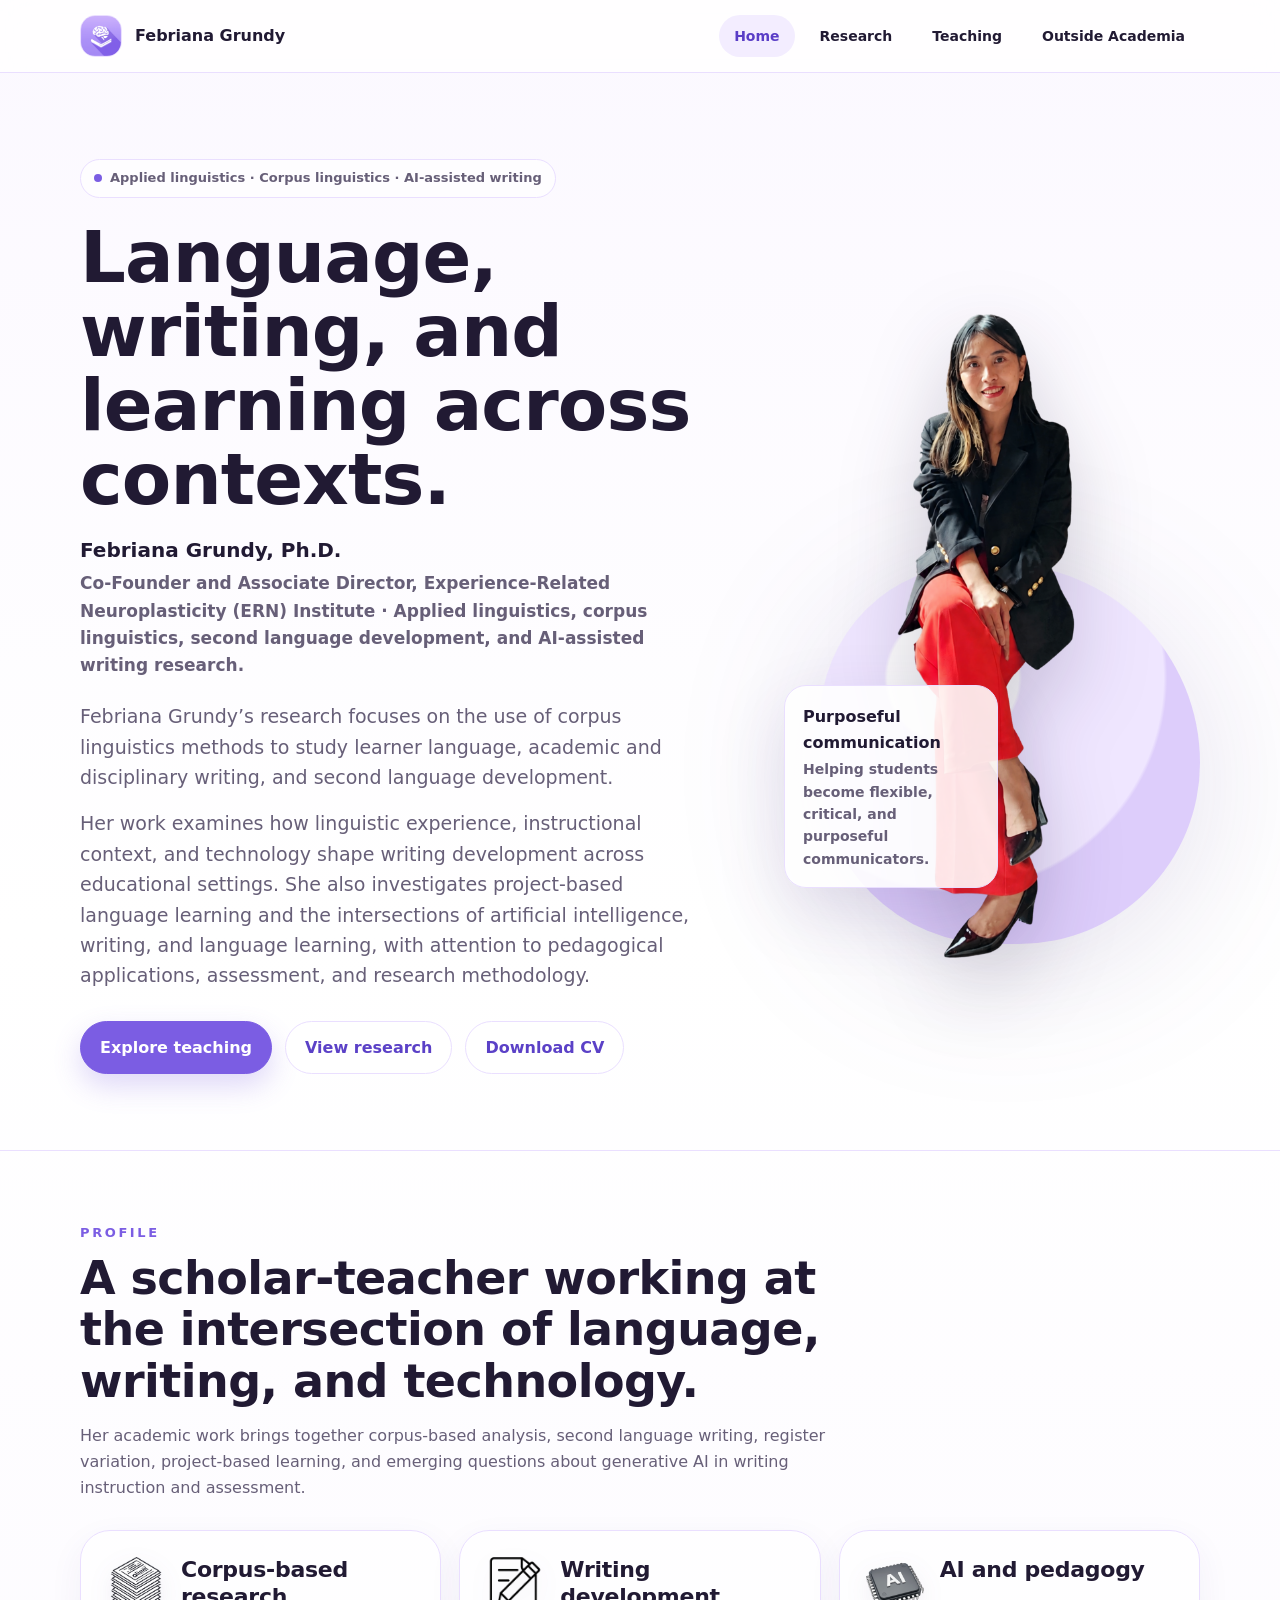
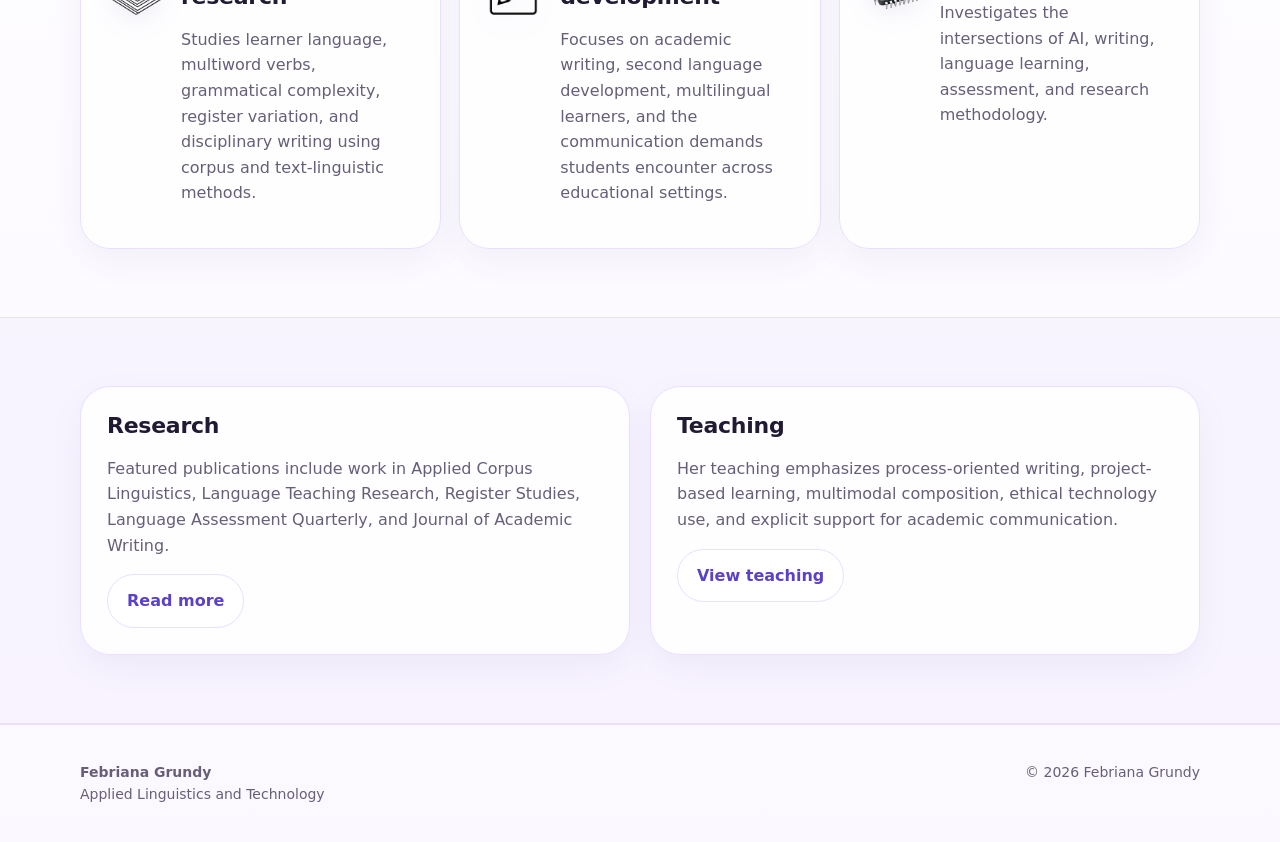
<file: index.html>
<!doctype html>
<html lang="en">
<head>
  <meta charset="utf-8">
  <meta name="viewport" content="width=device-width, initial-scale=1">
  <title>Febriana Grundy</title>
  <link rel="icon" type="image/png" href="assets/favicon.png?v=13">
  <link rel="apple-touch-icon" href="assets/apple-touch-icon.png?v=12">
  <link rel="stylesheet" href="assets/styles-v13.css?v=13">

  <style id="critical-mobile-nav-v10">
    @media (max-width: 900px) {
      header.topbar nav.nav .links { display: none !important; }
      header.topbar nav.nav .menu-toggle {
        display: inline-flex !important; align-items:center !important; justify-content:center !important; flex-direction:column !important;
        gap:5px !important; width:46px !important; height:46px !important; padding:0 !important;
        border:1px solid #eadfff !important; border-radius:16px !important; background:#fff !important; cursor:pointer !important;
      }
      header.topbar nav.nav .menu-toggle span { display:block !important; width:21px !important; height:2px !important; background:#211a33 !important; border-radius:999px !important; }
      #mobileMenu[hidden] { display:none !important; }
      #mobileMenu:not([hidden]) { display:block !important; }
      #mobileMenu .mobile-menu-inner { display:grid !important; gap:10px !important; padding:14px 0 18px !important; }
      #mobileMenu a { display:block !important; text-decoration:none !important; color:#211a33 !important; font-weight:800 !important; font-size:18px !important; padding:14px 16px !important; border-radius:16px !important; background:#faf7ff !important; border:1px solid #eadfff !important; }
      #mobileMenu a.active { color:#5a3ec7 !important; }
    }
  </style>
</head>
  <!-- Google tag (gtag.js) -->
<script async src="https://www.googletagmanager.com/gtag/js?id=G-9TJZDF5SXK"></script>
<script>
  window.dataLayer = window.dataLayer || [];
  function gtag(){dataLayer.push(arguments);}
  gtag('js', new Date());

  gtag('config', 'G-9TJZDF5SXK');
</script>
<body>
  <div aria-hidden="true"> <svg style="display:none"><use href="assets/icons.svg#instagram"></use></svg></div>
  <header class="topbar"><nav class="wrap nav"><a class="brand" href="index.html"><span class="brand-mark"><img src="assets/brand-icon.png" alt=""></span><span>Febriana Grundy</span></a><button class="menu-toggle" type="button" aria-label="Open navigation" aria-expanded="false" aria-controls="mobileMenu"><span></span><span></span><span></span></button><div class="links"><a class="active" href="index.html">Home</a><a href="research.html">Research</a><a href="teaching.html">Teaching</a><a href="outside-academia.html">Outside Academia</a></div></nav><div id="mobileMenu" class="mobile-menu" hidden><div class="wrap mobile-menu-inner"><a class="active" href="index.html">Home</a><a href="research.html">Research</a><a href="teaching.html">Teaching</a><a href="outside-academia.html">Outside Academia</a></div></div></header>
  <main>
    <section class="hero"><div class="wrap hero-grid"><div><span class="eyebrow"><span class="dot"></span> Applied linguistics · Corpus linguistics · AI-assisted writing</span><h1>Language, writing, and learning across contexts.</h1><p class="credential">Febriana Grundy, Ph.D. </p><p class="role">Co-Founder and Associate Director, Experience-Related Neuroplasticity (ERN) Institute · Applied linguistics, corpus linguistics, second language development, and AI-assisted writing research.</p><p class="lead">Febriana Grundy’s research focuses on the use of corpus linguistics methods to study learner language, academic and disciplinary writing, and second language development.</p><p class="lead">Her work examines how linguistic experience, instructional context, and technology shape writing development across educational settings. She also investigates project-based language learning and the intersections of artificial intelligence, writing, and language learning, with attention to pedagogical applications, assessment, and research methodology.</p><div class="actions"><a class="btn primary" href="teaching.html">Explore teaching</a><a class="btn" href="research.html">View research</a><a class="btn" href="assets/Febriana-Grundy-CV.pdf?v=20261113-cv3">Download CV</a></div></div><div class="portrait-card"><div class="orb"></div><img src="assets/febriana.png" alt="Febriana Grundy"><div class="floating-note">Purposeful communication<span>Helping students become flexible, critical, and purposeful communicators.</span></div></div></div></section>
    <section class="section"><div class="wrap"><div class="section-head"><span class="kicker">Profile</span><h2>A scholar-teacher working at the intersection of language, writing, and technology.</h2><p>Her academic work brings together corpus-based analysis, second language writing, register variation, project-based learning, and emerging questions about generative AI in writing instruction and assessment.</p></div><div class="grid-3"><article class="card feature"><div class="icon custom-icon"><img src="assets/corpus-icon.png" alt=""></div><div><h3>Corpus-based research</h3><p>Studies learner language, multiword verbs, grammatical complexity, register variation, and disciplinary writing using corpus and text-linguistic methods.</p></div></article><article class="card feature"><div class="icon custom-icon"><img src="assets/writing-icon.png" alt=""></div><div><h3>Writing development</h3><p>Focuses on academic writing, second language development, multilingual learners, and the communication demands students encounter across educational settings.</p></div></article><article class="card feature"><div class="icon custom-icon"><img src="assets/ai-icon.png" alt=""></div><div><h3>AI and pedagogy</h3><p>Investigates the intersections of AI, writing, language learning, assessment, and research methodology.</p></div></article></div></div></section>
    <section class="section alt"><div class="wrap grid-2"><article class="card"><h3>Research</h3><p>Featured publications include work in Applied Corpus Linguistics, Language Teaching Research, Register Studies, Language Assessment Quarterly, and Journal of Academic Writing.</p><a class="btn" href="research.html">Read more</a></article><article class="card"><h3>Teaching</h3><p>Her teaching emphasizes process-oriented writing, project-based learning, multimodal composition, ethical technology use, and explicit support for academic communication.</p><a class="btn" href="teaching.html">View teaching</a></article></div></section>
  </main><footer class="footer"><div class="wrap footer-grid"><div><strong>Febriana Grundy</strong><br>Applied Linguistics and Technology</div><div>© 2026 Febriana Grundy</div></div></footer>
  <script>
    const menuButton = document.querySelector('.menu-toggle');
    const mobileMenu = document.getElementById('mobileMenu');
    if (menuButton && mobileMenu) {
      menuButton.addEventListener('click', () => {
        const isOpen = menuButton.getAttribute('aria-expanded') === 'true';
        menuButton.setAttribute('aria-expanded', String(!isOpen));
        menuButton.classList.toggle('is-open', !isOpen);
        mobileMenu.hidden = isOpen;
      });
    }
  </script>
</body>
</html>
</file>
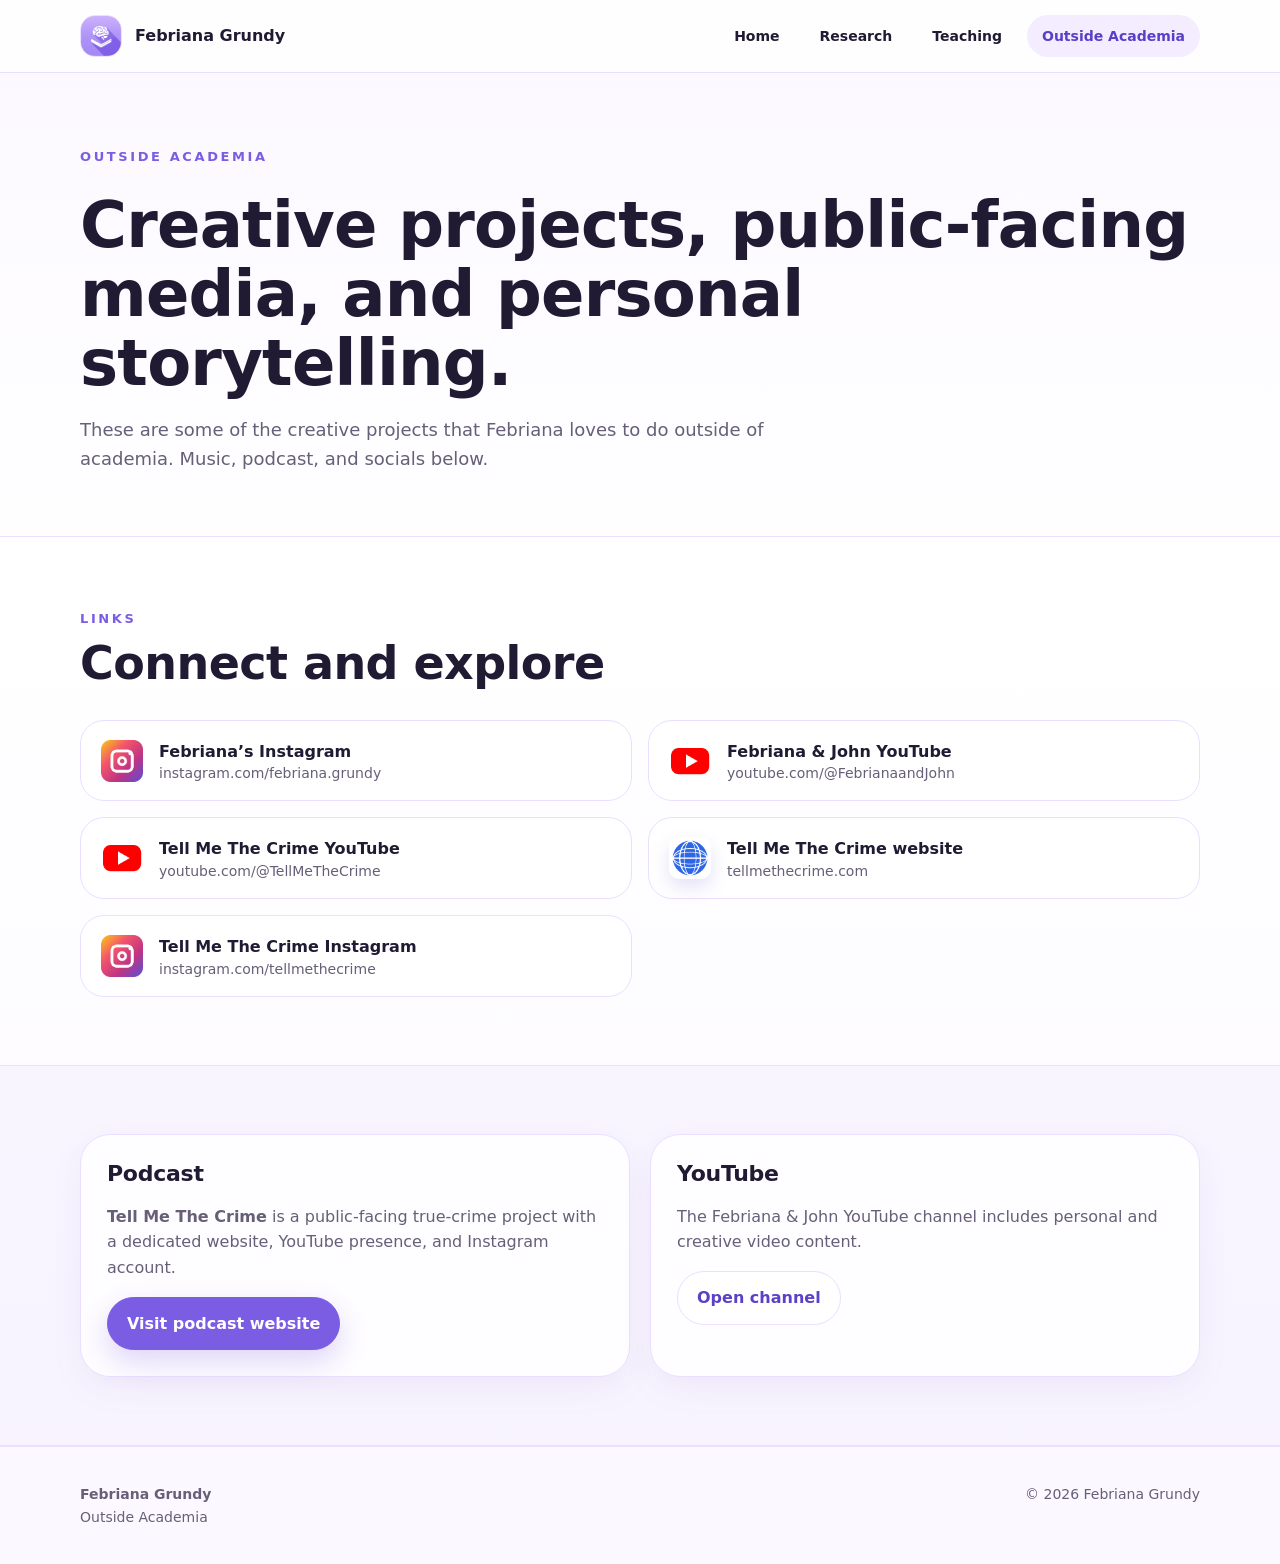
<file: outside-academia.html>
<!doctype html><html lang="en">
  <head>
    <!-- Google tag (gtag.js) -->
<script async src="https://www.googletagmanager.com/gtag/js?id=G-9TJZDF5SXK"></script>
<script>
  window.dataLayer = window.dataLayer || [];
  function gtag(){dataLayer.push(arguments);}
  gtag('js', new Date());

  gtag('config', 'G-9TJZDF5SXK');
</script>
  <meta charset="utf-8"><meta name="viewport" content="width=device-width, initial-scale=1"><title>Outside Academia | Febriana Grundy</title><link rel="icon" type="image/png" href="assets/favicon.png?v=13">
  <link rel="apple-touch-icon" href="assets/apple-touch-icon.png?v=12"><link rel="stylesheet" href="assets/styles-v13.css?v=13">
  <style id="critical-mobile-nav-v10">
    @media (max-width: 900px) {
      header.topbar nav.nav .links { display: none !important; }
      header.topbar nav.nav .menu-toggle {
        display: inline-flex !important; align-items:center !important; justify-content:center !important; flex-direction:column !important;
        gap:5px !important; width:46px !important; height:46px !important; padding:0 !important;
        border:1px solid #eadfff !important; border-radius:16px !important; background:#fff !important; cursor:pointer !important;
      }
      header.topbar nav.nav .menu-toggle span { display:block !important; width:21px !important; height:2px !important; background:#211a33 !important; border-radius:999px !important; }
      #mobileMenu[hidden] { display:none !important; }
      #mobileMenu:not([hidden]) { display:block !important; }
      #mobileMenu .mobile-menu-inner { display:grid !important; gap:10px !important; padding:14px 0 18px !important; }
      #mobileMenu a { display:block !important; text-decoration:none !important; color:#211a33 !important; font-weight:800 !important; font-size:18px !important; padding:14px 16px !important; border-radius:16px !important; background:#faf7ff !important; border:1px solid #eadfff !important; }
      #mobileMenu a.active { color:#5a3ec7 !important; }
    }
  </style>
</head><body><header class="topbar"><nav class="wrap nav"><a class="brand" href="index.html"><span class="brand-mark"><img src="assets/brand-icon.png" alt=""></span><span>Febriana Grundy</span></a><button class="menu-toggle" type="button" aria-label="Open navigation" aria-expanded="false" aria-controls="mobileMenu"><span></span><span></span><span></span></button><div class="links"><a href="index.html">Home</a><a href="research.html">Research</a><a href="teaching.html">Teaching</a><a class="active" href="outside-academia.html">Outside Academia</a></div></nav><div id="mobileMenu" class="mobile-menu" hidden><div class="wrap mobile-menu-inner"><a href="index.html">Home</a><a href="research.html">Research</a><a href="teaching.html">Teaching</a><a class="active" href="outside-academia.html">Outside Academia</a></div></div></header><main><section class="page-hero"><div class="wrap"><span class="kicker">Outside academia</span><h1>Creative projects, public-facing media, and personal storytelling.</h1><p>These are some of the creative projects that Febriana loves to do outside of academia. Music, podcast, and socials below. </p></div></section><section class="section"><div class="wrap"><div class="section-head"><span class="kicker">Links</span><h2>Connect and explore</h2></div><div class="social-grid"><a class="social" href="https://instagram.com/febriana.grundy"><div class="social-icon"><img src="assets/instagram.png" alt="Instagram logo"></div><div><strong>Febriana’s Instagram</strong><span>instagram.com/febriana.grundy</span></div></a><a class="social" href="https://www.youtube.com/@FebrianaandJohn"><div class="social-icon"><img src="assets/youtube.png" alt="YouTube logo"></div><div><strong>Febriana & John YouTube</strong><span>youtube.com/@FebrianaandJohn</span></div></a><a class="social" href="https://www.youtube.com/@TellMeTheCrime"><div class="social-icon"><img src="assets/youtube.png" alt="YouTube logo"></div><div><strong>Tell Me The Crime YouTube</strong><span>youtube.com/@TellMeTheCrime</span></div></a><a class="social" href="https://tellmethecrime.com"><div class="social-icon website"><img src="assets/website.png" alt="Website icon"></div><div><strong>Tell Me The Crime website</strong><span>tellmethecrime.com</span></div></a><a class="social" href="https://instagram.com/tellmethecrime"><div class="social-icon"><img src="assets/instagram.png" alt="Instagram logo"></div><div><strong>Tell Me The Crime Instagram</strong><span>instagram.com/tellmethecrime</span></div></a></div></div></section><section class="section alt"><div class="wrap grid-2"><article class="card"><h3>Podcast</h3><p><strong>Tell Me The Crime</strong> is a public-facing true-crime project with a dedicated website, YouTube presence, and Instagram account.</p><a class="btn primary" href="https://tellmethecrime.com">Visit podcast website</a></article><article class="card"><h3>YouTube</h3><p>The Febriana & John YouTube channel includes personal and creative video content.</p><a class="btn" href="https://www.youtube.com/@FebrianaandJohn">Open channel</a></article></div></section></main><footer class="footer"><div class="wrap footer-grid"><div><strong>Febriana Grundy</strong><br>Outside Academia</div><div>© 2026 Febriana Grundy</div></div></footer></body></html>
</file>
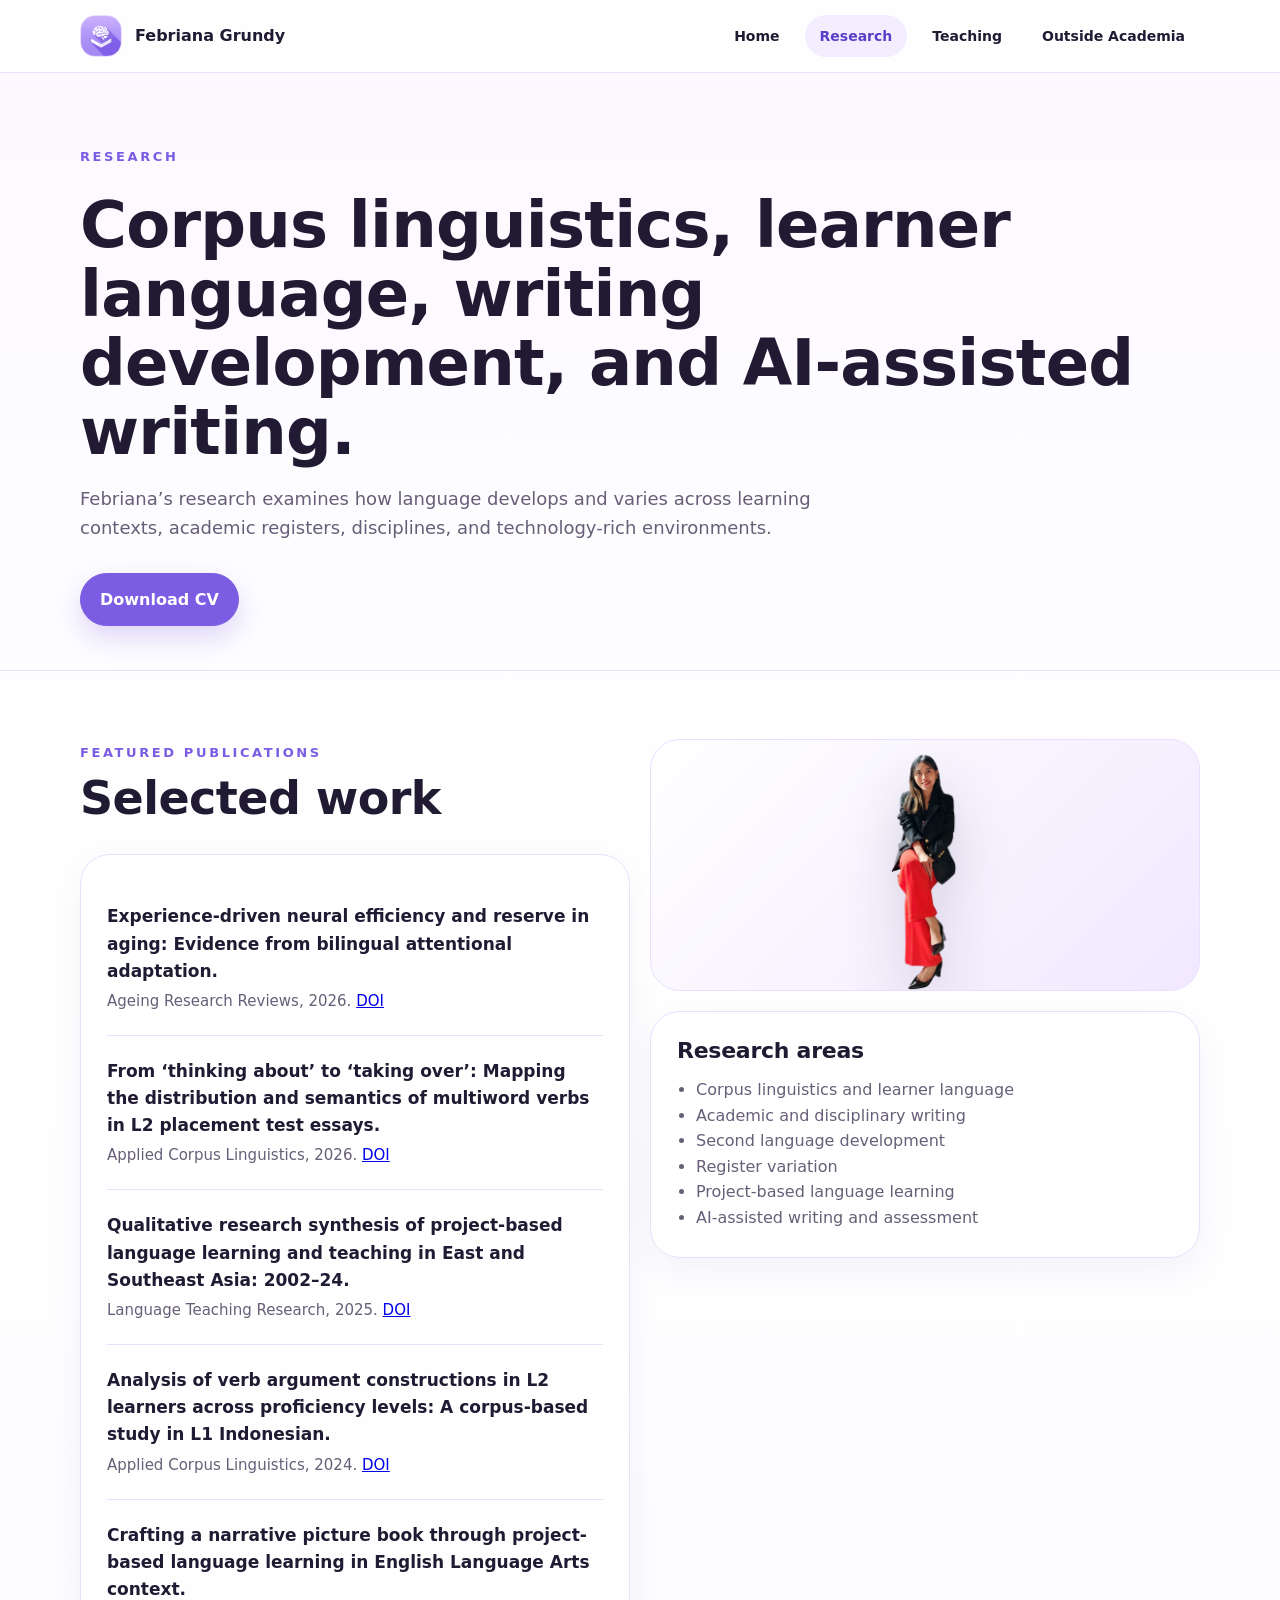
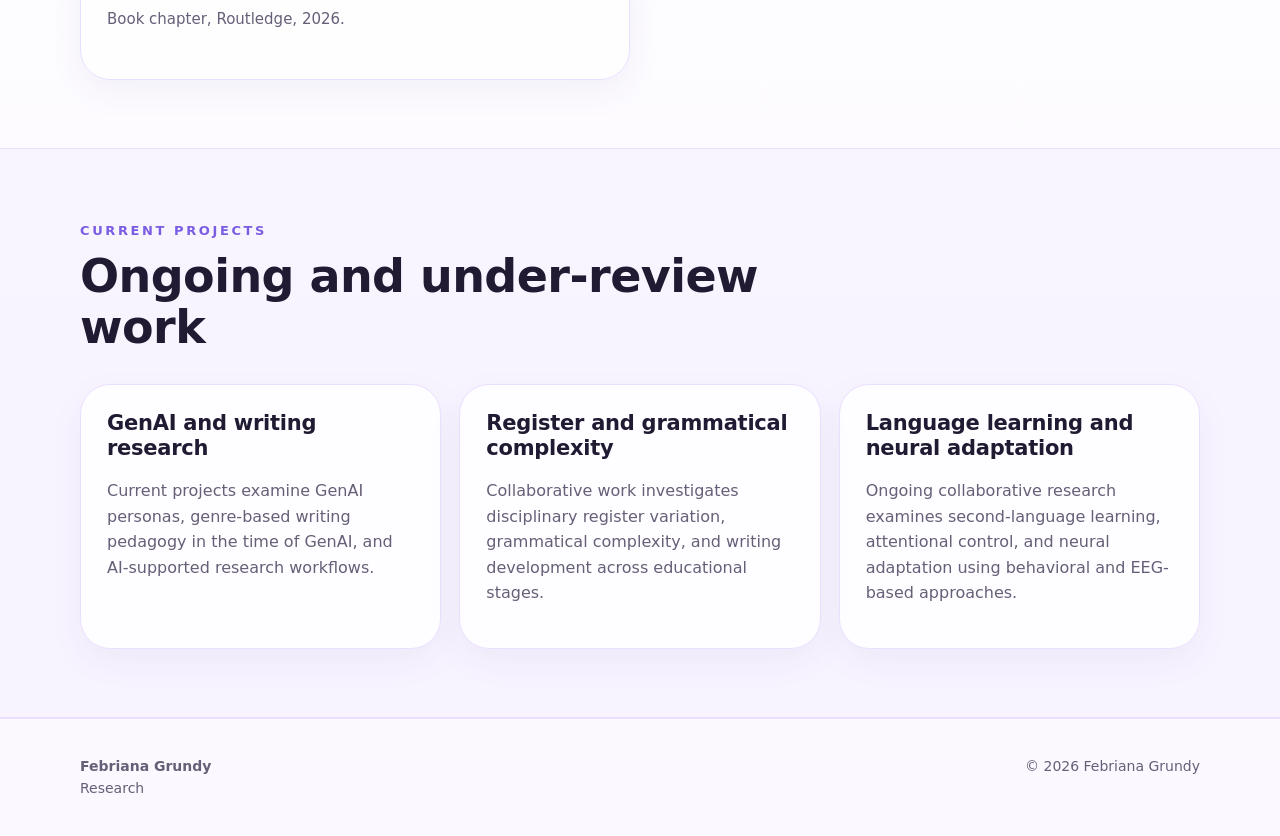
<file: research.html>
<!doctype html><html lang="en">
  <head>
    <!-- Google tag (gtag.js) -->
<script async src="https://www.googletagmanager.com/gtag/js?id=G-9TJZDF5SXK"></script>
<script>
  window.dataLayer = window.dataLayer || [];
  function gtag(){dataLayer.push(arguments);}
  gtag('js', new Date());

  gtag('config', 'G-9TJZDF5SXK');
</script>
    <meta charset="utf-8"><meta name="viewport" content="width=device-width, initial-scale=1"><title>Research | Febriana Grundy</title><link rel="icon" type="image/png" href="assets/favicon.png?v=13">
  <link rel="apple-touch-icon" href="assets/apple-touch-icon.png?v=12"><link rel="stylesheet" href="assets/styles-v13.css?v=13">
  <style id="critical-mobile-nav-v10">
    @media (max-width: 900px) {
      header.topbar nav.nav .links { display: none !important; }
      header.topbar nav.nav .menu-toggle {
        display: inline-flex !important; align-items:center !important; justify-content:center !important; flex-direction:column !important;
        gap:5px !important; width:46px !important; height:46px !important; padding:0 !important;
        border:1px solid #eadfff !important; border-radius:16px !important; background:#fff !important; cursor:pointer !important;
      }
      header.topbar nav.nav .menu-toggle span { display:block !important; width:21px !important; height:2px !important; background:#211a33 !important; border-radius:999px !important; }
      #mobileMenu[hidden] { display:none !important; }
      #mobileMenu:not([hidden]) { display:block !important; }
      #mobileMenu .mobile-menu-inner { display:grid !important; gap:10px !important; padding:14px 0 18px !important; }
      #mobileMenu a { display:block !important; text-decoration:none !important; color:#211a33 !important; font-weight:800 !important; font-size:18px !important; padding:14px 16px !important; border-radius:16px !important; background:#faf7ff !important; border:1px solid #eadfff !important; }
      #mobileMenu a.active { color:#5a3ec7 !important; }
    }
  </style>
</head><body><header class="topbar"><nav class="wrap nav"><a class="brand" href="index.html"><span class="brand-mark"><img src="assets/brand-icon.png" alt=""></span><span>Febriana Grundy</span></a><button class="menu-toggle" type="button" aria-label="Open navigation" aria-expanded="false" aria-controls="mobileMenu"><span></span><span></span><span></span></button><div class="links"><a href="index.html">Home</a><a class="active" href="research.html">Research</a><a href="teaching.html">Teaching</a><a href="outside-academia.html">Outside Academia</a></div></nav><div id="mobileMenu" class="mobile-menu" hidden><div class="wrap mobile-menu-inner"><a href="index.html">Home</a><a class="active" href="research.html">Research</a><a href="teaching.html">Teaching</a><a href="outside-academia.html">Outside Academia</a></div></div></header><main><section class="page-hero"><div class="wrap"><span class="kicker">Research</span><h1>Corpus linguistics, learner language, writing development, and AI-assisted writing.</h1><p>Febriana’s research examines how language develops and varies across learning contexts, academic registers, disciplines, and technology-rich environments.</p><div class="actions"><a class="btn primary" href="assets/Febriana-Grundy-CV.pdf?v=20261113-cv3">Download CV</a></div></div></section><section class="section"><div class="wrap grid-2"><div><div class="section-head"><span class="kicker">Featured publications</span><h2>Selected work</h2></div><div class="card"><div class="pub"><strong>Experience-driven neural efficiency and reserve in aging: Evidence from bilingual attentional adaptation.</strong><span>Ageing Research Reviews, 2026. <a href="https://doi.org/10.1016/j.arr.2026.103282">DOI</a></span></div><div class="pub"><strong>From ‘thinking about’ to ‘taking over’: Mapping the distribution and semantics of multiword verbs in L2 placement test essays.</strong><span>Applied Corpus Linguistics, 2026. <a href="https://doi.org/10.1016/j.acorp.2026.100198">DOI</a></span></div><div class="pub"><strong>Qualitative research synthesis of project-based language learning and teaching in East and Southeast Asia: 2002–24.</strong><span>Language Teaching Research, 2025. <a href="https://doi.org/10.1177/13621688251313745">DOI</a></span></div><div class="pub"><strong>Analysis of verb argument constructions in L2 learners across proficiency levels: A corpus-based study in L1 Indonesian.</strong><span>Applied Corpus Linguistics, 2024. <a href="https://doi.org/10.1016/j.acorp.2024.100097">DOI</a></span></div><div class="pub"><strong>Crafting a narrative picture book through project-based language learning in English Language Arts context.</strong><span>Book chapter, Routledge, 2026.</span></div></div></div><aside><div class="mini-img"><img src="assets/febriana.png" alt="Febriana Grundy"></div><div class="card" style="margin-top:20px"><h3>Research areas</h3><ul class="list"><li>Corpus linguistics and learner language</li><li>Academic and disciplinary writing</li><li>Second language development</li><li>Register variation</li><li>Project-based language learning</li><li>AI-assisted writing and assessment</li></ul></div></aside></div></section><section class="section alt"><div class="wrap"><div class="section-head"><span class="kicker">Current projects</span><h2>Ongoing and under-review work</h2></div><div class="grid-3 project-grid"><article class="card"><h3>GenAI and writing research</h3><p>Current projects examine GenAI personas, genre-based writing pedagogy in the time of GenAI, and AI-supported research workflows.</p></article><article class="card"><h3>Register and grammatical complexity</h3><p>Collaborative work investigates disciplinary register variation, grammatical complexity, and writing development across educational stages.</p></article><article class="card"><h3>Language learning and neural adaptation</h3><p>Ongoing collaborative research examines second-language learning, attentional control, and neural adaptation using behavioral and EEG-based approaches.</p></article></div></div></section></main><footer class="footer"><div class="wrap footer-grid"><div><strong>Febriana Grundy</strong><br>Research</div><div>© 2026 Febriana Grundy</div></div></footer></body></html>
</file>
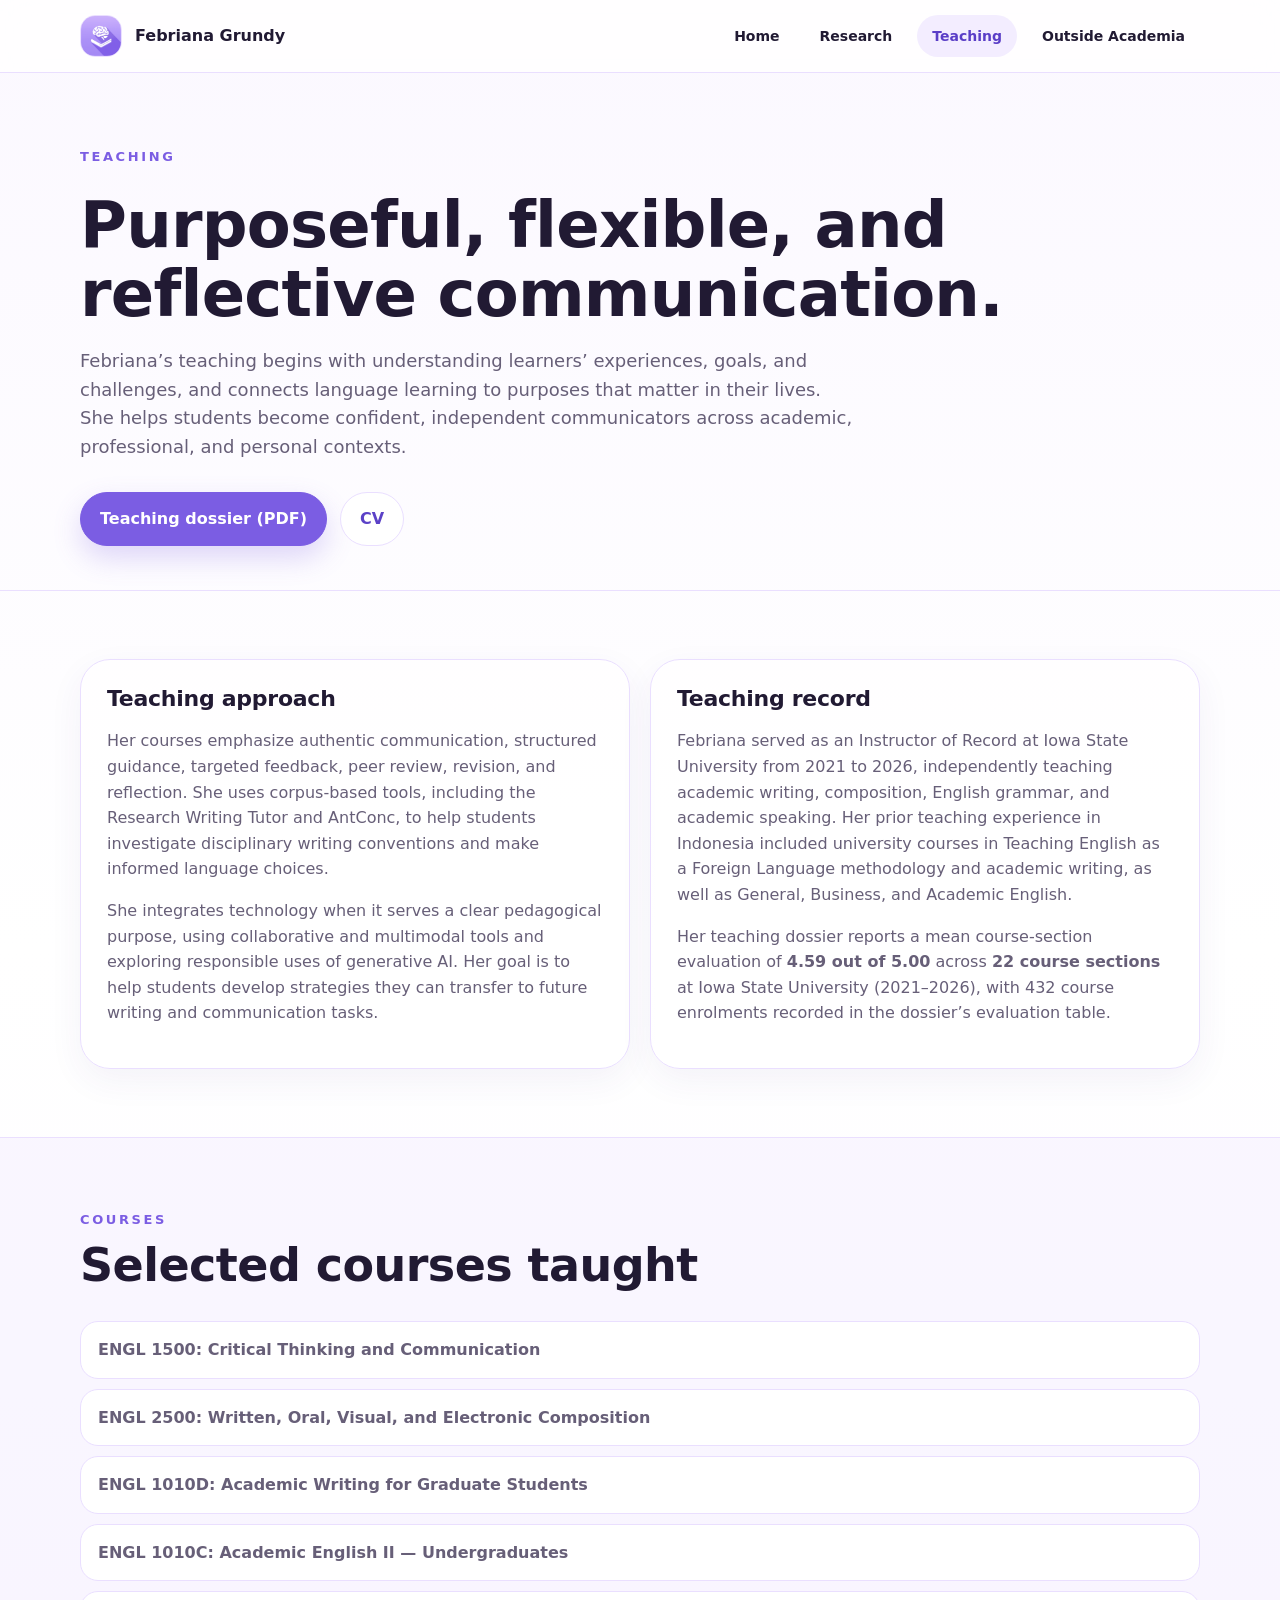
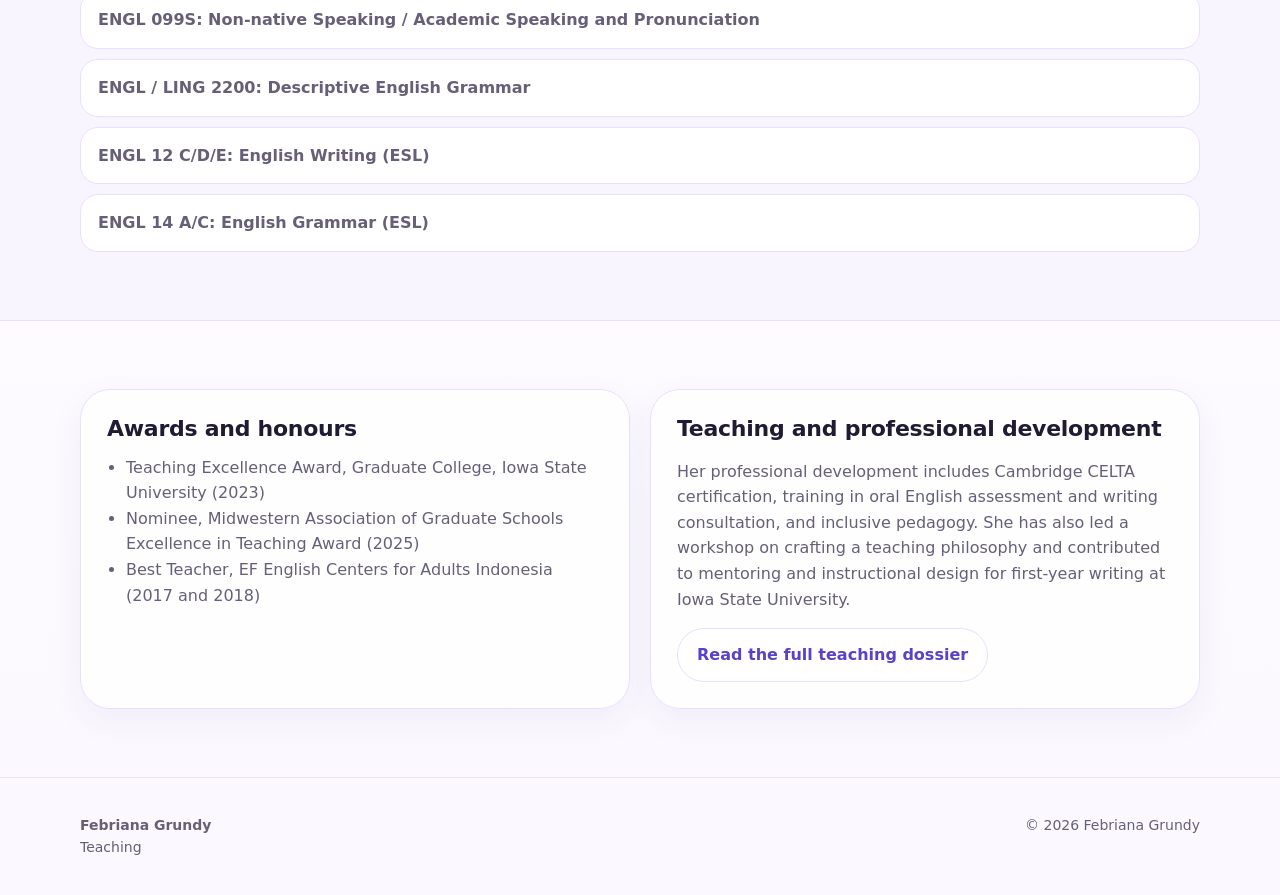
<file: teaching.html>
<!doctype html><html lang="en">
  <head>
    <!-- Google tag (gtag.js) -->
<script async src="https://www.googletagmanager.com/gtag/js?id=G-9TJZDF5SXK"></script>
<script>
  window.dataLayer = window.dataLayer || [];
  function gtag(){dataLayer.push(arguments);}
  gtag('js', new Date());

  gtag('config', 'G-9TJZDF5SXK');
</script>
    <meta charset="utf-8"><meta name="viewport" content="width=device-width, initial-scale=1"><title>Teaching | Febriana Grundy</title><link rel="icon" type="image/png" href="assets/favicon.png?v=13">
  <link rel="apple-touch-icon" href="assets/apple-touch-icon.png?v=12"><link rel="stylesheet" href="assets/styles-v13.css?v=13">
  <style id="critical-mobile-nav-v10">
    @media (max-width: 900px) {
      header.topbar nav.nav .links { display: none !important; }
      header.topbar nav.nav .menu-toggle {
        display: inline-flex !important; align-items:center !important; justify-content:center !important; flex-direction:column !important;
        gap:5px !important; width:46px !important; height:46px !important; padding:0 !important;
        border:1px solid #eadfff !important; border-radius:16px !important; background:#fff !important; cursor:pointer !important;
      }
      header.topbar nav.nav .menu-toggle span { display:block !important; width:21px !important; height:2px !important; background:#211a33 !important; border-radius:999px !important; }
      #mobileMenu[hidden] { display:none !important; }
      #mobileMenu:not([hidden]) { display:block !important; }
      #mobileMenu .mobile-menu-inner { display:grid !important; gap:10px !important; padding:14px 0 18px !important; }
      #mobileMenu a { display:block !important; text-decoration:none !important; color:#211a33 !important; font-weight:800 !important; font-size:18px !important; padding:14px 16px !important; border-radius:16px !important; background:#faf7ff !important; border:1px solid #eadfff !important; }
      #mobileMenu a.active { color:#5a3ec7 !important; }
    }
  </style>
</head><body><header class="topbar"><nav class="wrap nav"><a class="brand" href="index.html"><span class="brand-mark"><img src="assets/brand-icon.png" alt=""></span><span>Febriana Grundy</span></a><button class="menu-toggle" type="button" aria-label="Open navigation" aria-expanded="false" aria-controls="mobileMenu"><span></span><span></span><span></span></button><div class="links"><a href="index.html">Home</a><a href="research.html">Research</a><a class="active" href="teaching.html">Teaching</a><a href="outside-academia.html">Outside Academia</a></div></nav><div id="mobileMenu" class="mobile-menu" hidden><div class="wrap mobile-menu-inner"><a href="index.html">Home</a><a href="research.html">Research</a><a class="active" href="teaching.html">Teaching</a><a href="outside-academia.html">Outside Academia</a></div></div></header><main><section class="page-hero"><div class="wrap"><span class="kicker">Teaching</span><h1>Purposeful, flexible, and reflective communication.</h1><p>Febriana’s teaching begins with understanding learners’ experiences, goals, and challenges, and connects language learning to purposes that matter in their lives. She helps students become confident, independent communicators across academic, professional, and personal contexts.</p><div class="actions"><a class="btn primary" href="assets/Febriana-Grundy-Teaching-Portfolio.pdf?v=20261113-3">Teaching dossier (PDF)</a><a class="btn" href="assets/Febriana-Grundy-CV.pdf?v=20261113-cv3">CV</a></div></div></section><section class="section"><div class="wrap grid-2"><article class="card"><h3>Teaching approach</h3><p>Her courses emphasize authentic communication, structured guidance, targeted feedback, peer review, revision, and reflection. She uses corpus-based tools, including the Research Writing Tutor and AntConc, to help students investigate disciplinary writing conventions and make informed language choices.</p><p>She integrates technology when it serves a clear pedagogical purpose, using collaborative and multimodal tools and exploring responsible uses of generative AI. Her goal is to help students develop strategies they can transfer to future writing and communication tasks.</p></article><article class="card"><h3>Teaching record</h3><p>Febriana served as an Instructor of Record at Iowa State University from 2021 to 2026, independently teaching academic writing, composition, English grammar, and academic speaking. Her prior teaching experience in Indonesia included university courses in Teaching English as a Foreign Language methodology and academic writing, as well as General, Business, and Academic English.</p><p>Her teaching dossier reports a mean course-section evaluation of <strong>4.59 out of 5.00</strong> across <strong>22 course sections</strong> at Iowa State University (2021–2026), with 432 course enrolments recorded in the dossier’s evaluation table.</p></article></div></section><section class="section alt"><div class="wrap"><div class="section-head"><span class="kicker">Courses</span><h2>Selected courses taught</h2></div><div class="course-list"><div class="course">ENGL 1500: Critical Thinking and Communication</div><div class="course">ENGL 2500: Written, Oral, Visual, and Electronic Composition</div><div class="course">ENGL 1010D: Academic Writing for Graduate Students</div><div class="course">ENGL 1010C: Academic English II — Undergraduates</div><div class="course">ENGL 099S: Non-native Speaking / Academic Speaking and Pronunciation</div><div class="course">ENGL / LING 2200: Descriptive English Grammar</div><div class="course">ENGL 12 C/D/E: English Writing (ESL)</div><div class="course">ENGL 14 A/C: English Grammar (ESL)</div></div></div></section><section class="section"><div class="wrap grid-2"><article class="card"><h3>Awards and honours</h3><ul class="list"><li>Teaching Excellence Award, Graduate College, Iowa State University (2023)</li><li>Nominee, Midwestern Association of Graduate Schools Excellence in Teaching Award (2025)</li><li>Best Teacher, EF English Centers for Adults Indonesia (2017 and 2018)</li></ul></article><article class="card"><h3>Teaching and professional development</h3><p>Her professional development includes Cambridge CELTA certification, training in oral English assessment and writing consultation, and inclusive pedagogy. She has also led a workshop on crafting a teaching philosophy and contributed to mentoring and instructional design for first-year writing at Iowa State University.</p><a class="btn" href="assets/Febriana-Grundy-Teaching-Portfolio.pdf?v=20261113-3">Read the full teaching dossier</a></article></div></section></main><footer class="footer"><div class="wrap footer-grid"><div><strong>Febriana Grundy</strong><br>Teaching</div><div>© 2026 Febriana Grundy</div></div></footer>
<script>
    const menuButton = document.querySelector('.menu-toggle');
    const mobileMenu = document.getElementById('mobileMenu');
    if (menuButton && mobileMenu) {
      menuButton.addEventListener('click', () => {
        const isOpen = menuButton.getAttribute('aria-expanded') === 'true';
        menuButton.setAttribute('aria-expanded', String(!isOpen));
        menuButton.classList.toggle('is-open', !isOpen);
        mobileMenu.hidden = isOpen;
      });
    }
  </script>
</body></html>
</file>
<file: assets/styles-v13.css>
:root{
  --ink:#211a33;--muted:#675f78;--soft:#faf7ff;--panel:#fff;--line:#eadfff;--accent:#7b5de3;--accent2:#cbb7ff;--accent3:#f3edff;--shadow:0 24px 70px rgba(72,50,130,.14);--radius:30px;
}
*{box-sizing:border-box}html{scroll-behavior:smooth}body{margin:0;font-family:Inter,ui-sans-serif,system-ui,-apple-system,BlinkMacSystemFont,"Segoe UI",sans-serif;color:var(--ink);background:linear-gradient(180deg,#fbf8ff 0,#fff 38%,#fbf8ff 100%);line-height:1.6}.wrap{width:min(1120px,calc(100% - 40px));margin:0 auto}.topbar{position:sticky;top:0;z-index:20;background:rgba(255,255,255,.82);backdrop-filter:blur(18px);border-bottom:1px solid var(--line)}.nav{height:72px;display:flex;align-items:center;justify-content:space-between;gap:26px}.brand{display:flex;align-items:center;gap:13px;text-decoration:none;color:var(--ink);font-weight:750}.mark{display:grid;place-items:center;width:42px;height:42px;border-radius:15px;background:var(--accent3);color:var(--accent);font-weight:850;border:1px solid var(--line)}.links{display:flex;align-items:center;gap:10px}.links a{color:var(--ink);text-decoration:none;font-weight:700;font-size:14px;padding:10px 15px;border-radius:999px}.links a:hover,.links a.active{background:var(--accent3);color:#5a3ec7}.hero{padding:86px 0 76px;border-bottom:1px solid var(--line);overflow:hidden}.hero-grid{display:grid;grid-template-columns:minmax(0,1.02fr) 420px;gap:70px;align-items:center}.eyebrow{display:inline-flex;gap:8px;align-items:center;padding:8px 13px;border:1px solid var(--line);border-radius:999px;background:rgba(255,255,255,.7);color:var(--muted);font-weight:750;font-size:13px}.dot{width:8px;height:8px;border-radius:50%;background:var(--accent)}h1{font-size:clamp(42px,6vw,72px);line-height:1.03;letter-spacing:-.035em;margin:22px 0 18px}.credential{font-size:20px;font-weight:800;margin:0 0 4px}.role{font-size:17px;color:var(--muted);font-weight:650;margin:0 0 22px}.lead{max-width:680px;font-size:19px;color:var(--muted);margin:0 0 16px}.actions{display:flex;flex-wrap:wrap;gap:13px;margin-top:30px}.btn{display:inline-flex;align-items:center;gap:9px;padding:13px 19px;border-radius:999px;text-decoration:none;font-weight:800;border:1px solid var(--line);color:#5b41c7;background:#fff}.btn.primary{background:var(--accent);color:#fff;border-color:var(--accent);box-shadow:0 12px 28px rgba(123,93,227,.24)}.portrait-card{position:relative;min-height:560px;display:flex;align-items:flex-end;justify-content:center}.orb{position:absolute;inset:auto 0 16px auto;width:380px;height:380px;border-radius:44% 56% 51% 49%;background:radial-gradient(circle at 35% 30%,#fff 0 18%,#efe6ff 19% 58%,#ddcdfb 59% 100%);filter:drop-shadow(var(--shadow))}.portrait-card img{position:relative;z-index:2;max-width:390px;width:92%;height:auto;filter:drop-shadow(0 28px 40px rgba(31,20,57,.2))}.floating-note{position:absolute;z-index:3;left:4px;bottom:72px;max-width:214px;padding:18px 18px 17px;border-radius:22px;background:rgba(255,255,255,.88);border:1px solid var(--line);box-shadow:var(--shadow);font-weight:700}.floating-note span{display:block;color:var(--muted);font-weight:600;font-size:14px;margin-top:3px}.section{padding:68px 0}.section.alt{background:rgba(246,240,255,.55);border-top:1px solid var(--line);border-bottom:1px solid var(--line)}.section-head{max-width:760px;margin-bottom:30px}.kicker{font-size:13px;text-transform:uppercase;letter-spacing:.16em;color:var(--accent);font-weight:850}.section h2{font-size:clamp(30px,4vw,46px);line-height:1.12;letter-spacing:-.02em;margin:8px 0 12px}.section p{color:var(--muted)}.grid-3{display:grid;grid-template-columns:repeat(3,1fr);gap:18px}.grid-2{display:grid;grid-template-columns:repeat(2,1fr);gap:20px}.card{background:rgba(255,255,255,.82);border:1px solid var(--line);border-radius:var(--radius);padding:26px;box-shadow:0 12px 35px rgba(72,50,130,.06)}.card h3{font-size:22px;line-height:1.22;margin:0 0 10px;letter-spacing:-.01em}.card p,.card li{color:var(--muted)}.feature{display:flex;gap:16px}.icon{flex:0 0 auto;width:46px;height:46px;border-radius:16px;background:var(--accent3);display:grid;place-items:center;color:var(--accent)}.icon svg{width:24px;height:24px}.list{padding-left:19px;margin:12px 0 0}.pub{padding:22px 0;border-bottom:1px solid var(--line)}.pub:last-child{border-bottom:0}.pub strong{display:block;color:var(--ink);font-size:17px}.pub span{display:block;color:var(--muted);font-size:15px;margin-top:4px}.course-list{display:grid;gap:10px}.course{padding:15px 17px;border:1px solid var(--line);border-radius:18px;background:#fff;color:var(--muted);font-weight:650}.social-grid{display:grid;grid-template-columns:repeat(2,1fr);gap:16px}.social{display:flex;gap:15px;align-items:center;padding:20px;border-radius:24px;border:1px solid var(--line);background:#fff;text-decoration:none;color:var(--ink)}.social strong{display:block}.social span{display:block;color:var(--muted);font-size:14px}.social:hover{transform:translateY(-2px);box-shadow:0 16px 35px rgba(72,50,130,.12)}.footer{padding:36px 0;border-top:1px solid var(--line);color:var(--muted);font-size:14px}.footer-grid{display:flex;justify-content:space-between;gap:20px}.page-hero{padding:70px 0 44px;border-bottom:1px solid var(--line)}.page-hero h1{font-size:clamp(42px,5.5vw,64px);line-height:1.08;letter-spacing:-.025em;margin-bottom:14px}.page-hero p{max-width:780px;color:var(--muted);font-size:18px}.mini-img{min-height:220px;border-radius:30px;background:linear-gradient(135deg,#fff,#f1e8ff);border:1px solid var(--line);display:grid;place-items:center;overflow:hidden}.mini-img img{max-height:250px;max-width:100%;object-fit:contain;filter:drop-shadow(0 20px 28px rgba(31,20,57,.16))}@media(max-width:900px){.hero-grid{grid-template-columns:1fr;gap:34px}.portrait-card{min-height:430px}.grid-3,.grid-2,.social-grid{grid-template-columns:1fr}.links{display:none}.footer-grid{display:block}h1{font-size:46px}.hero{padding-top:54px}.floating-note{left:18px}.orb{right:10px;width:320px;height:320px}}@media(max-width:520px){.wrap{width:min(100% - 28px,1120px)}.portrait-card img{width:96%}.floating-note{position:relative;left:auto;bottom:auto;margin-top:-54px}.portrait-card{display:block;text-align:center}.orb{left:50%;transform:translateX(-50%);bottom:60px}.actions{display:grid}.btn{justify-content:center}}

/* Brand social icons */
.social{gap:16px;padding:18px 20px;transition:transform .18s ease, box-shadow .18s ease, border-color .18s ease}
.social:hover{border-color:#ccb9ff}
.social-icon{flex:0 0 auto;width:38px;height:38px;border-radius:12px;display:grid;place-items:center;overflow:hidden;box-shadow:0 8px 18px rgba(72,50,130,.12)}
.social-icon svg{display:block;width:38px;height:38px}
.social-icon.website{box-shadow:0 8px 18px rgba(111,86,217,.18)}
.social span{line-height:1.3}

/* v5 redone: colored PNG platform icons and looser header typography */
.social-icon{width:42px;height:42px;border-radius:10px;background:transparent;box-shadow:none;overflow:visible}
.social-icon img{display:block;width:42px;height:42px;object-fit:contain}
.social-icon.website img{width:40px;height:40px}
.kicker{letter-spacing:.2em}


/* Mobile navigation */
.menu-toggle{display:none;align-items:center;justify-content:center;flex-direction:column;gap:5px;width:44px;height:44px;border:1px solid var(--line);border-radius:15px;background:#fff;color:var(--ink);cursor:pointer;box-shadow:0 10px 24px rgba(72,50,130,.08)}
.menu-toggle span{display:block;width:20px;height:2px;border-radius:999px;background:var(--ink);transition:transform .18s ease, opacity .18s ease}
.menu-toggle.is-open span:nth-child(1){transform:translateY(7px) rotate(45deg)}
.menu-toggle.is-open span:nth-child(2){opacity:0}
.menu-toggle.is-open span:nth-child(3){transform:translateY(-7px) rotate(-45deg)}
.mobile-menu{border-top:1px solid var(--line);background:rgba(255,255,255,.96);box-shadow:0 18px 34px rgba(72,50,130,.08)}
.mobile-menu-inner{display:grid;gap:8px;padding:14px 0 18px}
.mobile-menu a{display:block;text-decoration:none;color:var(--ink);font-weight:800;padding:14px 16px;border-radius:16px;background:rgba(250,247,255,.78);border:1px solid transparent}
.mobile-menu a.active,.mobile-menu a:hover{color:#5a3ec7;background:var(--accent3);border-color:var(--line)}
@media(max-width:900px){.menu-toggle{display:flex}.nav{height:66px}.brand{min-width:0}.brand span:last-child{white-space:nowrap;overflow:hidden;text-overflow:ellipsis}.links{display:none}.topbar.menu-open{background:#fff}}
@media(min-width:901px){.mobile-menu{display:none!important}.menu-toggle{display:none!important}}

/* v7: cache-busted, robust mobile navigation fix */
@media (max-width: 900px) {
  .topbar .nav {
    height: 74px;
    display: flex;
    align-items: center;
    justify-content: space-between;
  }
  .topbar .links {
    display: none !important;
  }
  .menu-toggle {
    display: inline-flex !important;
    appearance: none;
    -webkit-appearance: none;
    align-items: center;
    justify-content: center;
    flex-direction: column;
    gap: 5px;
    width: 46px;
    height: 46px;
    padding: 0;
    border: 1px solid var(--line);
    border-radius: 16px;
    background: #fff;
    color: var(--ink);
    box-shadow: 0 10px 24px rgba(72,50,130,.08);
  }
  .menu-toggle span {
    display: block !important;
    width: 21px;
    height: 2px;
    border-radius: 999px;
    background: var(--ink);
  }
  .mobile-menu[hidden] {
    display: none !important;
  }
  .mobile-menu:not([hidden]) {
    display: block !important;
  }
  .mobile-menu-inner {
    display: grid !important;
    grid-template-columns: 1fr;
    gap: 10px;
    padding: 16px 0 20px;
  }
  .mobile-menu a {
    text-decoration: none !important;
    font-size: 18px;
    line-height: 1.2;
  }
}


/* v8: forced clean mobile nav and transparent portrait */
@media (max-width: 900px) {
  .links { display: none !important; }
  .menu-toggle { display: inline-flex !important; opacity: 1 !important; }
  .menu-toggle span { display: block !important; opacity: 1 !important; }
  .mobile-menu[hidden] { display: none !important; }
  .mobile-menu:not([hidden]) { display: block !important; }
}
.portrait-card { background: transparent !important; }
.portrait-card img { background: transparent !important; }


/* v10: selected custom icons + refined headings */
.card h3, .section h2, .page-hero h1, .hero h1 { letter-spacing: -0.012em; }
.icon.custom-icon { background: transparent; border-radius: 0; width: 58px; height: 58px; overflow: visible; }
.icon.custom-icon img { display:block; width:58px; height:58px; object-fit:contain; filter: drop-shadow(0 8px 12px rgba(72,50,130,.08)); }
.feature { align-items:flex-start; }
@media(max-width:520px){ .icon.custom-icon{width:52px;height:52px}.icon.custom-icon img{width:52px;height:52px} }


/* v11: three-card current projects section */
.project-grid .card { min-height: 188px; }
.project-grid .card h3 { font-size: 21px; }
@media (max-width: 1050px) and (min-width: 901px) {
  .project-grid { grid-template-columns: repeat(3, minmax(0, 1fr)); gap: 16px; }
  .project-grid .card { padding: 22px; }
  .project-grid .card h3 { font-size: 19px; }
}
/* v12 brand icon update */
.brand-mark{display:grid;place-items:center;width:42px;height:42px;border-radius:15px;overflow:hidden;background:#efe6ff;border:1px solid var(--line);flex:0 0 42px;}
.brand-mark img{width:100%;height:100%;display:block;object-fit:cover;}
@media (max-width:900px){.brand-mark{width:44px;height:44px;border-radius:16px;}.brand{gap:13px;}}

/* v13: fixed navbar brand image sizing */
.brand-mark{
  flex:0 0 auto;
  display:grid;
  place-items:center;
  width:42px;
  height:42px;
  border-radius:15px;
  overflow:hidden;
  border:1px solid var(--line);
  background:var(--accent3);
}
.brand-mark img{
  display:block;
  width:100%;
  height:100%;
  max-width:100%;
  max-height:100%;
  object-fit:cover;
}
@media(max-width:900px){
  .brand-mark{width:46px;height:46px;border-radius:16px;}
  .brand{gap:12px;}
}
</file>
